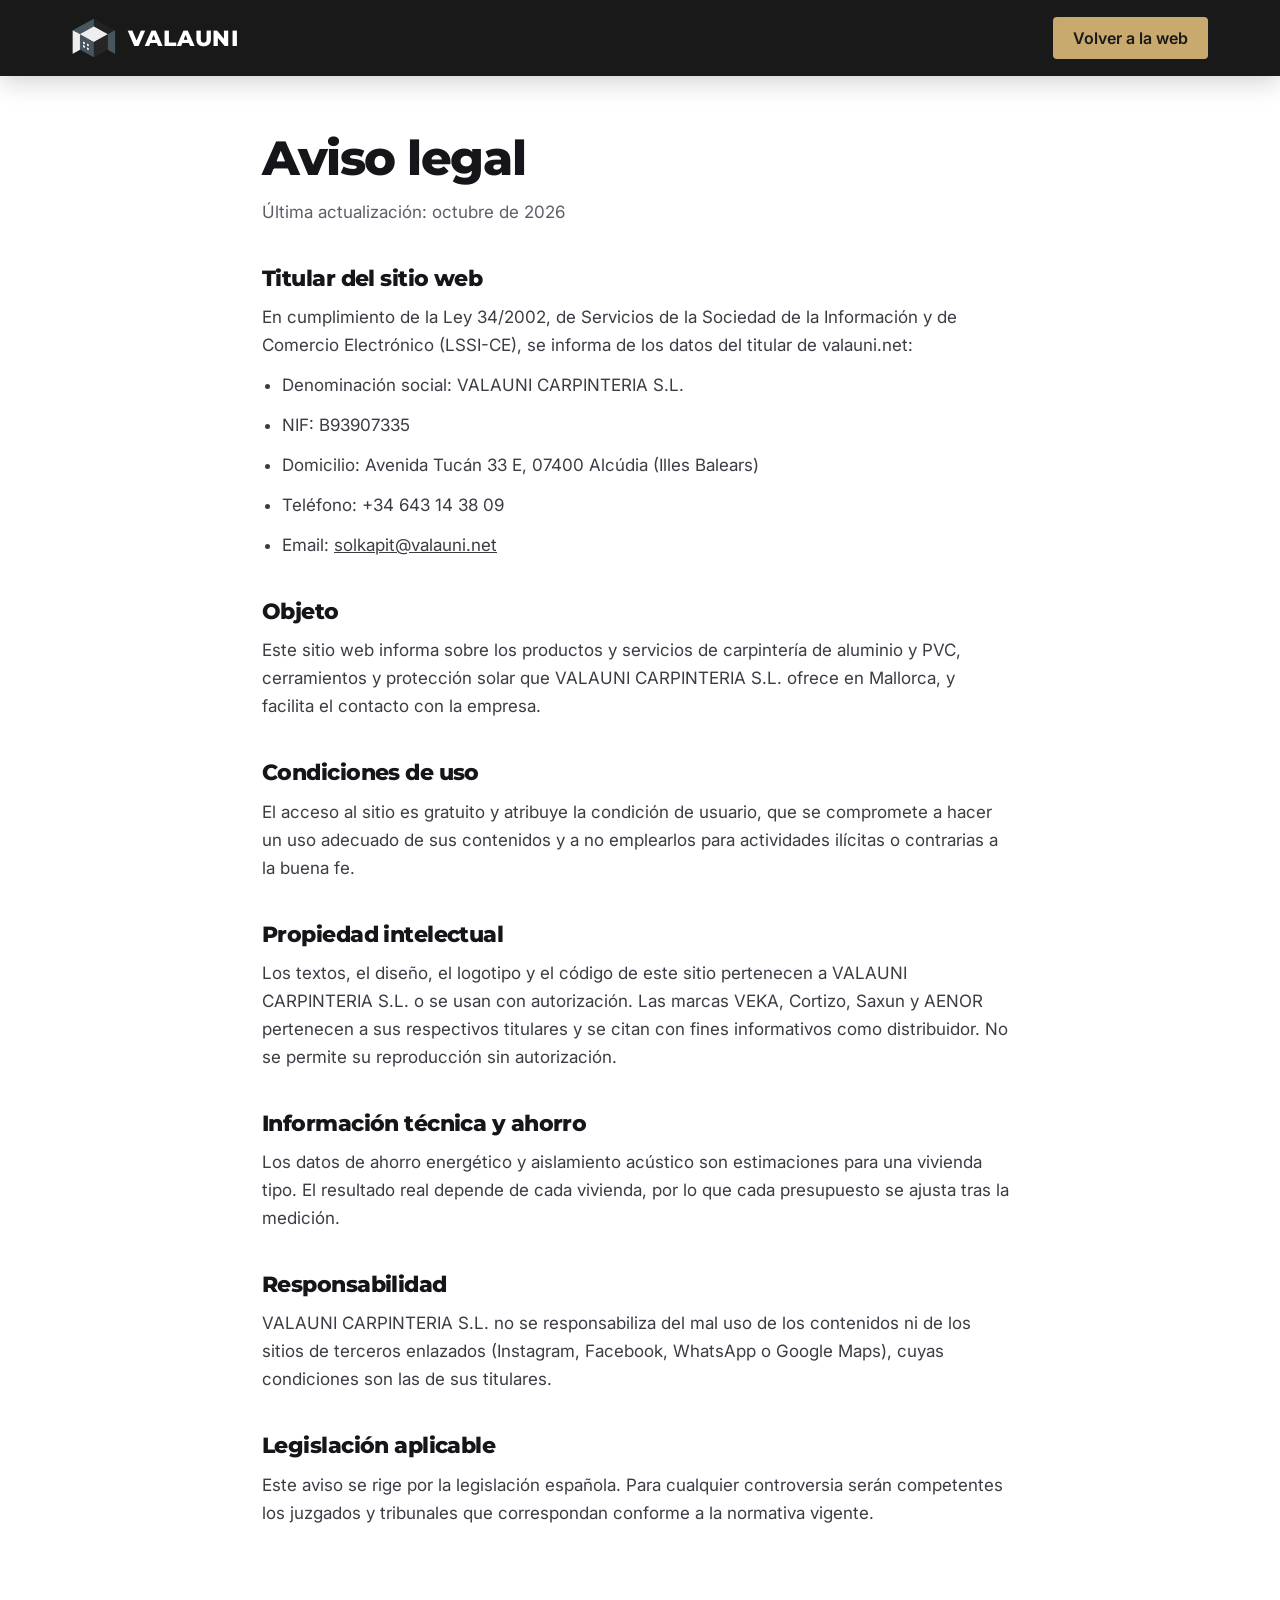
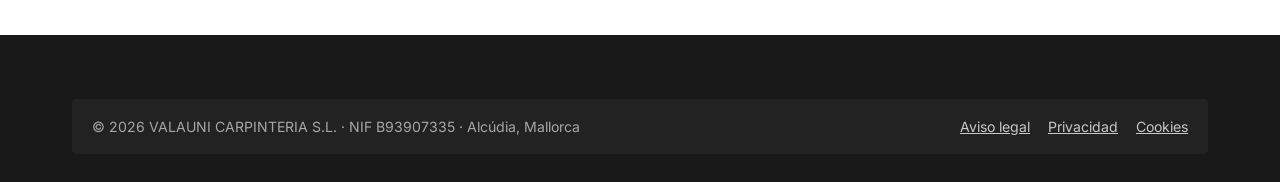
<file: aviso-legal.html>
<!DOCTYPE html>
<html lang="es">
<head>
<meta charset="UTF-8">
<meta name="viewport" content="width=device-width, initial-scale=1.0">
<title>Aviso legal | Valauni</title>
<meta name="robots" content="noindex, follow">
<link rel="icon" type="image/png" href="favicon.png">
<link rel="preconnect" href="https://fonts.googleapis.com">
<link rel="preconnect" href="https://fonts.gstatic.com" crossorigin>
<link href="https://fonts.googleapis.com/css2?family=Montserrat:wght@600;700;800&family=Inter:wght@400;500;600&display=swap" rel="stylesheet">
<link rel="stylesheet" href="styles.css">
</head>
<body>
<header class="nav scrolled">
  <div class="wrap nav-in">
    <a class="brand" href="./" aria-label="Valauni, inicio"><img src="logo-icon.png" alt="" width="44" height="44"><span>VALAUNI</span></a>
    <a href="./" class="btn btn-gold" style="min-height:42px;padding:0 18px">Volver a la web</a>
  </div>
</header>
<main class="doc"><div class="wrap">
<h1>Aviso legal</h1>
<p class="meta">Última actualización: octubre de 2026</p>
<h2>Titular del sitio web</h2>
<p>En cumplimiento de la Ley 34/2002, de Servicios de la Sociedad de la Información y de Comercio Electrónico (LSSI-CE), se informa de los datos del titular de valauni.net:</p>
<ul>
<li>Denominación social: VALAUNI CARPINTERIA S.L.</li>
<li>NIF: B93907335</li>
<li>Domicilio: Avenida Tucán 33 E, 07400 Alcúdia (Illes Balears)</li>
<li>Teléfono: +34 643 14 38 09</li>
<li>Email: <a href="mailto:solkapit@valauni.net">solkapit@valauni.net</a></li>
</ul>
<h2>Objeto</h2>
<p>Este sitio web informa sobre los productos y servicios de carpintería de aluminio y PVC, cerramientos y protección solar que VALAUNI CARPINTERIA S.L. ofrece en Mallorca, y facilita el contacto con la empresa.</p>
<h2>Condiciones de uso</h2>
<p>El acceso al sitio es gratuito y atribuye la condición de usuario, que se compromete a hacer un uso adecuado de sus contenidos y a no emplearlos para actividades ilícitas o contrarias a la buena fe.</p>
<h2>Propiedad intelectual</h2>
<p>Los textos, el diseño, el logotipo y el código de este sitio pertenecen a VALAUNI CARPINTERIA S.L. o se usan con autorización. Las marcas VEKA, Cortizo, Saxun y AENOR pertenecen a sus respectivos titulares y se citan con fines informativos como distribuidor. No se permite su reproducción sin autorización.</p>
<h2>Información técnica y ahorro</h2>
<p>Los datos de ahorro energético y aislamiento acústico son estimaciones para una vivienda tipo. El resultado real depende de cada vivienda, por lo que cada presupuesto se ajusta tras la medición.</p>
<h2>Responsabilidad</h2>
<p>VALAUNI CARPINTERIA S.L. no se responsabiliza del mal uso de los contenidos ni de los sitios de terceros enlazados (Instagram, Facebook, WhatsApp o Google Maps), cuyas condiciones son las de sus titulares.</p>
<h2>Legislación aplicable</h2>
<p>Este aviso se rige por la legislación española. Para cualquier controversia serán competentes los juzgados y tribunales que correspondan conforme a la normativa vigente.</p>
</div></main>
<footer><div class="wrap"><div class="legal">
<span>© 2026 VALAUNI CARPINTERIA S.L. · NIF B93907335 · Alcúdia, Mallorca</span>
<span class="legal-links"><a href="aviso-legal.html">Aviso legal</a><a href="privacidad.html">Privacidad</a><a href="cookies.html">Cookies</a></span>
</div></div></footer>
</body>
</html>
</file>
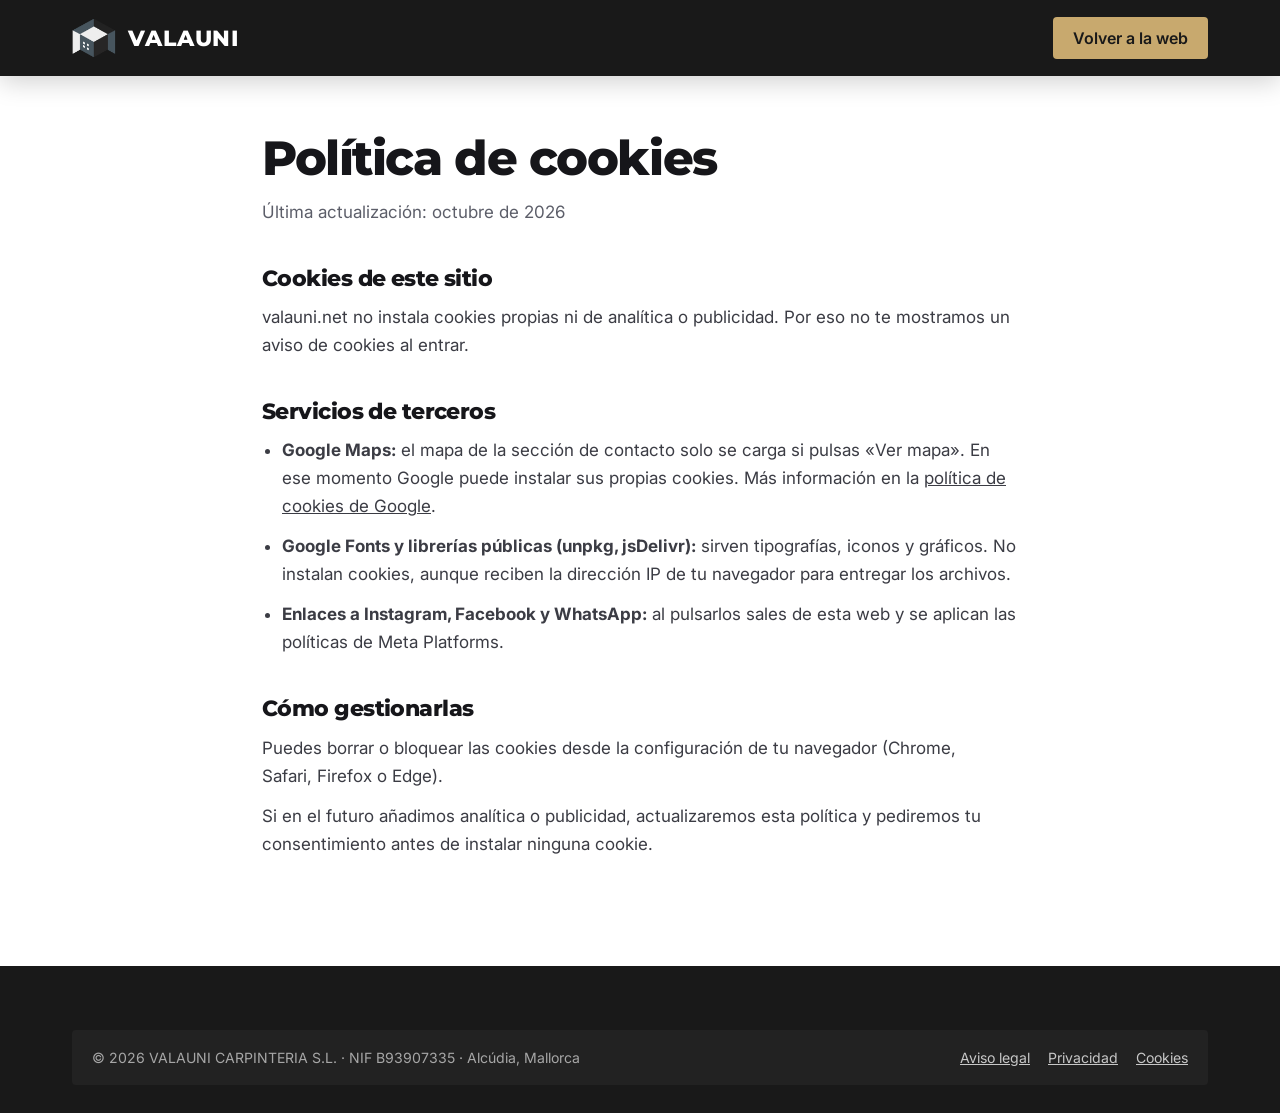
<file: cookies.html>
<!DOCTYPE html>
<html lang="es">
<head>
<meta charset="UTF-8">
<meta name="viewport" content="width=device-width, initial-scale=1.0">
<title>Política de cookies | Valauni</title>
<meta name="robots" content="noindex, follow">
<link rel="icon" type="image/png" href="favicon.png">
<link rel="preconnect" href="https://fonts.googleapis.com">
<link rel="preconnect" href="https://fonts.gstatic.com" crossorigin>
<link href="https://fonts.googleapis.com/css2?family=Montserrat:wght@600;700;800&family=Inter:wght@400;500;600&display=swap" rel="stylesheet">
<link rel="stylesheet" href="styles.css">
</head>
<body>
<header class="nav scrolled">
  <div class="wrap nav-in">
    <a class="brand" href="./" aria-label="Valauni, inicio"><img src="logo-icon.png" alt="" width="44" height="44"><span>VALAUNI</span></a>
    <a href="./" class="btn btn-gold" style="min-height:42px;padding:0 18px">Volver a la web</a>
  </div>
</header>
<main class="doc"><div class="wrap">
<h1>Política de cookies</h1>
<p class="meta">Última actualización: octubre de 2026</p>
<h2>Cookies de este sitio</h2>
<p>valauni.net no instala cookies propias ni de analítica o publicidad. Por eso no te mostramos un aviso de cookies al entrar.</p>
<h2>Servicios de terceros</h2>
<ul>
<li><b>Google Maps:</b> el mapa de la sección de contacto solo se carga si pulsas «Ver mapa». En ese momento Google puede instalar sus propias cookies. Más información en la <a href="https://policies.google.com/technologies/cookies" target="_blank" rel="noopener">política de cookies de Google</a>.</li>
<li><b>Google Fonts y librerías públicas (unpkg, jsDelivr):</b> sirven tipografías, iconos y gráficos. No instalan cookies, aunque reciben la dirección IP de tu navegador para entregar los archivos.</li>
<li><b>Enlaces a Instagram, Facebook y WhatsApp:</b> al pulsarlos sales de esta web y se aplican las políticas de Meta Platforms.</li>
</ul>
<h2>Cómo gestionarlas</h2>
<p>Puedes borrar o bloquear las cookies desde la configuración de tu navegador (Chrome, Safari, Firefox o Edge).</p>
<p>Si en el futuro añadimos analítica o publicidad, actualizaremos esta política y pediremos tu consentimiento antes de instalar ninguna cookie.</p>
</div></main>
<footer><div class="wrap"><div class="legal">
<span>© 2026 VALAUNI CARPINTERIA S.L. · NIF B93907335 · Alcúdia, Mallorca</span>
<span class="legal-links"><a href="aviso-legal.html">Aviso legal</a><a href="privacidad.html">Privacidad</a><a href="cookies.html">Cookies</a></span>
</div></div></footer>
</body>
</html>
</file>
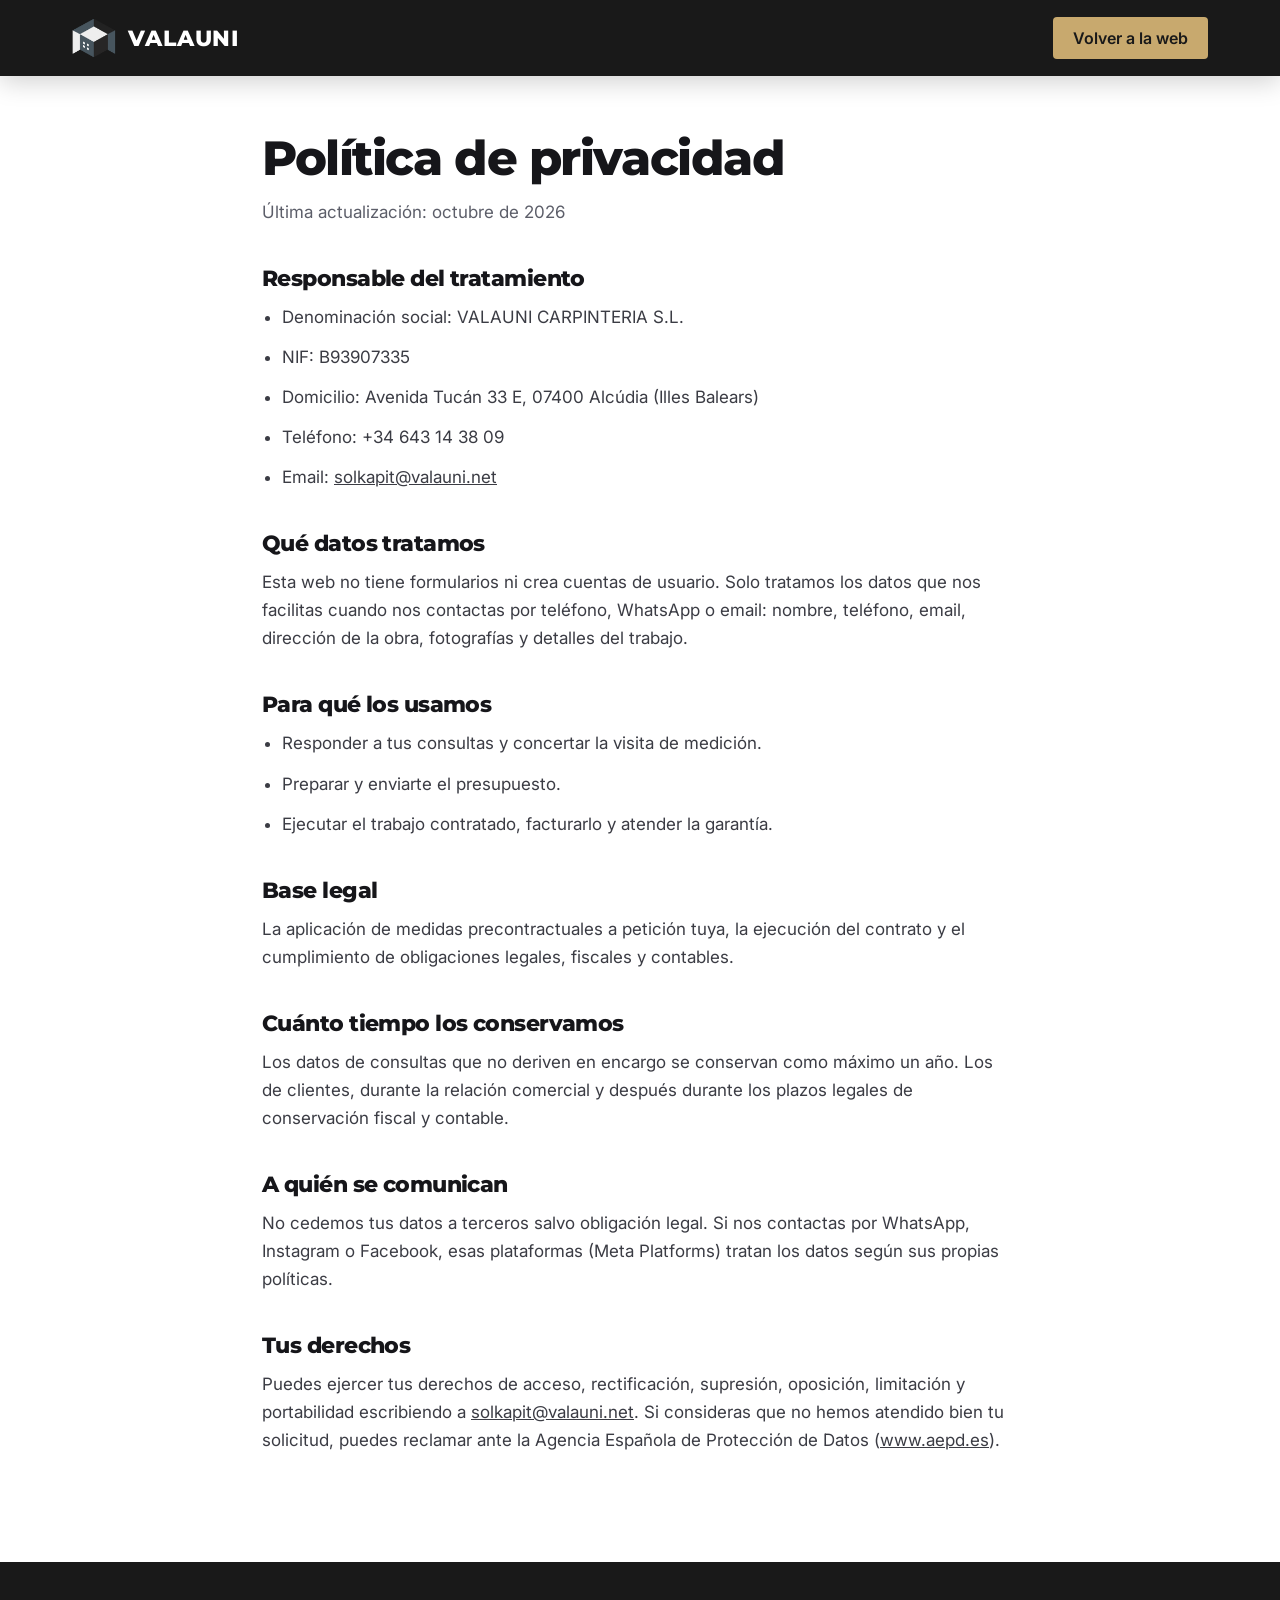
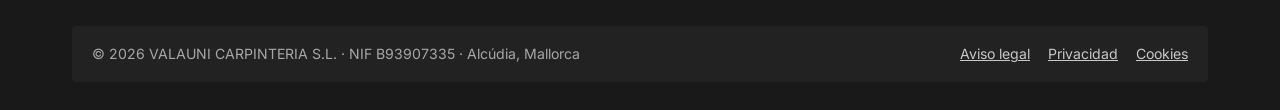
<file: privacidad.html>
<!DOCTYPE html>
<html lang="es">
<head>
<meta charset="UTF-8">
<meta name="viewport" content="width=device-width, initial-scale=1.0">
<title>Política de privacidad | Valauni</title>
<meta name="robots" content="noindex, follow">
<link rel="icon" type="image/png" href="favicon.png">
<link rel="preconnect" href="https://fonts.googleapis.com">
<link rel="preconnect" href="https://fonts.gstatic.com" crossorigin>
<link href="https://fonts.googleapis.com/css2?family=Montserrat:wght@600;700;800&family=Inter:wght@400;500;600&display=swap" rel="stylesheet">
<link rel="stylesheet" href="styles.css">
</head>
<body>
<header class="nav scrolled">
  <div class="wrap nav-in">
    <a class="brand" href="./" aria-label="Valauni, inicio"><img src="logo-icon.png" alt="" width="44" height="44"><span>VALAUNI</span></a>
    <a href="./" class="btn btn-gold" style="min-height:42px;padding:0 18px">Volver a la web</a>
  </div>
</header>
<main class="doc"><div class="wrap">
<h1>Política de privacidad</h1>
<p class="meta">Última actualización: octubre de 2026</p>
<h2>Responsable del tratamiento</h2>
<ul>
<li>Denominación social: VALAUNI CARPINTERIA S.L.</li>
<li>NIF: B93907335</li>
<li>Domicilio: Avenida Tucán 33 E, 07400 Alcúdia (Illes Balears)</li>
<li>Teléfono: +34 643 14 38 09</li>
<li>Email: <a href="mailto:solkapit@valauni.net">solkapit@valauni.net</a></li>
</ul>
<h2>Qué datos tratamos</h2>
<p>Esta web no tiene formularios ni crea cuentas de usuario. Solo tratamos los datos que nos facilitas cuando nos contactas por teléfono, WhatsApp o email: nombre, teléfono, email, dirección de la obra, fotografías y detalles del trabajo.</p>
<h2>Para qué los usamos</h2>
<ul>
<li>Responder a tus consultas y concertar la visita de medición.</li>
<li>Preparar y enviarte el presupuesto.</li>
<li>Ejecutar el trabajo contratado, facturarlo y atender la garantía.</li>
</ul>
<h2>Base legal</h2>
<p>La aplicación de medidas precontractuales a petición tuya, la ejecución del contrato y el cumplimiento de obligaciones legales, fiscales y contables.</p>
<h2>Cuánto tiempo los conservamos</h2>
<p>Los datos de consultas que no deriven en encargo se conservan como máximo un año. Los de clientes, durante la relación comercial y después durante los plazos legales de conservación fiscal y contable.</p>
<h2>A quién se comunican</h2>
<p>No cedemos tus datos a terceros salvo obligación legal. Si nos contactas por WhatsApp, Instagram o Facebook, esas plataformas (Meta Platforms) tratan los datos según sus propias políticas.</p>
<h2>Tus derechos</h2>
<p>Puedes ejercer tus derechos de acceso, rectificación, supresión, oposición, limitación y portabilidad escribiendo a <a href="mailto:solkapit@valauni.net">solkapit@valauni.net</a>. Si consideras que no hemos atendido bien tu solicitud, puedes reclamar ante la Agencia Española de Protección de Datos (<a href="https://www.aepd.es" target="_blank" rel="noopener">www.aepd.es</a>).</p>
</div></main>
<footer><div class="wrap"><div class="legal">
<span>© 2026 VALAUNI CARPINTERIA S.L. · NIF B93907335 · Alcúdia, Mallorca</span>
<span class="legal-links"><a href="aviso-legal.html">Aviso legal</a><a href="privacidad.html">Privacidad</a><a href="cookies.html">Cookies</a></span>
</div></div></footer>
</body>
</html>
</file>
<file: styles.css>
:root{
  --ink:#191919; --ink-2:#22262B; --slate:#47555F;
  --white:#FFFFFF; --stone:#F5F4F1; --stone-2:#ECEAE5;
  --heading:#16161A; --text:#3B3C44; --muted:#5C5E69;
  --gold:#C8A96E; --gold-ink:#7E6128; --gold-soft:#F3ECDD;
  --bad:#A23A2C; --good:#2F6B3A;
  --radius:4px; --wrap:1200px; --gutter:clamp(20px,4vw,32px);
  --ease-out:cubic-bezier(.23,1,.32,1); --nav-h:76px;
}
*,*::before,*::after{box-sizing:border-box;margin:0;padding:0}
html{scroll-behavior:smooth;scroll-padding-top:calc(var(--nav-h) + 16px);-webkit-text-size-adjust:100%}
body{font:400 17px/1.65 'Inter',system-ui,sans-serif;color:var(--text);background:var(--white);overflow-x:hidden}
img{display:block;max-width:100%;height:auto}
a{color:inherit}
h1,h2,h3,h4{font-family:'Montserrat',sans-serif;color:var(--heading);line-height:1.12;text-wrap:balance}
h2{font-size:clamp(2rem,3.6vw,3rem);font-weight:800;letter-spacing:-.025em}
h3{font-size:1.35rem;font-weight:700;letter-spacing:-.015em}
h4{font-size:1.06rem;font-weight:700}
p{max-width:68ch}
::selection{background:var(--gold);color:var(--ink)}
:focus-visible{outline:2px solid var(--gold);outline-offset:3px;border-radius:2px}
.wrap{max-width:var(--wrap);margin:0 auto;padding:0 var(--gutter)}
.section{padding:clamp(72px,10vw,128px) 0}
.tone{background:var(--stone)}
.lead{font-size:1.125rem;color:var(--muted)}
.ico{width:22px;height:22px;stroke-width:1.75;flex-shrink:0}
.sr-only{position:absolute;width:1px;height:1px;overflow:hidden;clip:rect(0 0 0 0);white-space:nowrap}

/* Section heading: architectural split */
.head{display:grid;grid-template-columns:minmax(0,1.1fr) minmax(0,1fr);gap:24px 64px;align-items:end;margin-bottom:clamp(40px,6vw,64px)}
.head p{font-size:1.125rem;color:var(--muted)}
.tag{display:block;font:600 .95rem/1.4 'Inter',sans-serif;letter-spacing:0;color:var(--gold-ink);margin-bottom:10px}

/* Buttons */
.btn{display:inline-flex;align-items:center;justify-content:center;gap:10px;min-height:52px;padding:0 28px;border-radius:var(--radius);font:600 1rem/1 'Inter',sans-serif;text-decoration:none;border:2px solid transparent;cursor:pointer;transition:transform 160ms var(--ease-out),background-color 200ms ease,color 200ms ease,border-color 200ms ease}
.btn:active{transform:scale(.97)}
.btn .ico{width:20px;height:20px}
.btn-primary{background:var(--ink);color:var(--white)}
.btn-outline{border-color:var(--ink);color:var(--ink);background:transparent}
.btn-gold{background:var(--gold);color:var(--ink)}
.btn-wa{background:#0E7A3A;color:#fff}
.nav-links .btn-gold{color:var(--ink);background:var(--gold)}
.nav-links .btn-gold:hover{color:var(--ink);background:#D6BB86}
.btn-light{border-color:rgba(255,255,255,.5);color:#fff}
@media (hover:hover) and (pointer:fine){
  .btn-primary:hover{background:#3A3A3A}
  .btn-outline:hover{background:var(--ink);color:var(--white)}
  .btn-gold:hover{background:#D6BB86}
  .btn-wa:hover{background:#0B6630}
  .btn-light:hover{border-color:#fff;background:rgba(255,255,255,.08)}
}

/* Nav */
.nav{position:fixed;inset:0 0 auto;z-index:100;background:var(--ink);transition:box-shadow 200ms ease}
.nav.scrolled{box-shadow:0 6px 24px rgba(0,0,0,.18)}
.nav-in{display:flex;align-items:center;justify-content:space-between;height:var(--nav-h)}
.brand{display:flex;align-items:center;gap:12px;text-decoration:none;color:#fff}
.brand img{width:44px;height:44px}
.brand span{font:800 1.4rem/1 'Montserrat',sans-serif;letter-spacing:.04em}
.nav-links{display:flex;align-items:center;gap:30px;list-style:none}
.nav-links>li>a,.nav-links>li>button{color:rgba(255,255,255,.82);text-decoration:none;font:600 .82rem/1 'Inter',sans-serif;letter-spacing:.05em;text-transform:uppercase;background:none;border:0;cursor:pointer;display:inline-flex;align-items:center;gap:6px;padding:10px 0;transition:color 160ms ease}
.nav-links>li>a.active{color:#fff;box-shadow:inset 0 -2px 0 var(--gold)}
@media (hover:hover){.nav-links>li>a:hover,.nav-links>li>button:hover{color:#fff}}
.nav-links .btn{min-height:42px;padding:0 20px;font-size:.82rem;letter-spacing:.05em;text-transform:uppercase}
.dd{position:relative}
.dd .ico{width:16px;height:16px;transition:transform 200ms var(--ease-out)}
.dd[data-open] .ico{transform:rotate(180deg)}
.dd-menu{position:absolute;top:calc(100% + 18px);left:50%;width:520px;margin-left:-260px;display:grid;grid-template-columns:1fr 1fr;gap:2px 8px;padding:14px;background:var(--ink);border-radius:var(--radius);box-shadow:0 18px 40px rgba(0,0,0,.35);list-style:none;opacity:0;visibility:hidden;transform:translateY(-6px) scale(.98);transform-origin:top center;transition:opacity 180ms var(--ease-out),transform 180ms var(--ease-out),visibility 0s 180ms}
.dd[data-open] .dd-menu{opacity:1;visibility:visible;transform:none;transition:opacity 180ms var(--ease-out),transform 180ms var(--ease-out)}
.dd-menu a{display:block;padding:10px 12px;border-radius:3px;color:rgba(255,255,255,.85);text-decoration:none;font-size:.92rem}
@media (hover:hover){.dd-menu a:hover{background:rgba(255,255,255,.08);color:#fff}}
.burger{display:none;width:48px;height:48px;align-items:center;justify-content:center;background:none;border:0;color:#fff;cursor:pointer}
.burger .ico{width:28px;height:28px}

/* Mobile drawer */
.drawer{position:fixed;inset:var(--nav-h) 0 0;z-index:99;background:var(--ink);overflow-y:auto;padding:12px var(--gutter) 120px;opacity:0;visibility:hidden;transform:translateY(-8px);transition:opacity 200ms var(--ease-out),transform 200ms var(--ease-out),visibility 0s 200ms}
.drawer[data-open]{opacity:1;visibility:visible;transform:none;transition:opacity 200ms var(--ease-out),transform 200ms var(--ease-out)}
.drawer a{display:block;color:#fff;text-decoration:none}
.drawer .main a{font:700 1.5rem/1.2 'Montserrat',sans-serif;padding:14px 0}
.drawer h4{color:var(--gold);font:600 .9rem/1 'Inter',sans-serif;margin:24px 0 8px}
.drawer .prods{display:grid;grid-template-columns:1fr 1fr;gap:0 16px}
.drawer .prods a{font-size:1rem;color:rgba(255,255,255,.82);padding:10px 0}

/* Hero */
.hero{padding:calc(var(--nav-h) + clamp(40px,7vw,88px)) 0 clamp(56px,8vw,96px)}
.hero-grid{display:grid;grid-template-columns:minmax(0,1.05fr) minmax(0,1fr);gap:clamp(40px,6vw,80px);align-items:center}
.hero h1{font-size:clamp(2.6rem,5.4vw,4.6rem);font-weight:800;letter-spacing:-.035em;line-height:1.02;margin-bottom:28px}
.hero h1 em{font-style:normal;color:var(--gold-ink)}
.hero .lead{font-size:clamp(1.05rem,1.4vw,1.2rem);margin-bottom:36px}
.ctas{display:flex;flex-wrap:wrap;gap:14px}
.trust{display:flex;align-items:center;gap:10px;margin-top:28px;font-size:.95rem;color:var(--muted)}
.trust .ico{color:var(--gold-ink);width:18px;height:18px}
.hero-media{position:relative}
.hero-media img{width:100%;aspect-ratio:4/5;object-fit:cover;border-radius:var(--radius)}
.stats{display:grid;grid-template-columns:repeat(4,minmax(0,1fr));gap:2px;margin-top:clamp(48px,6vw,72px);background:var(--stone-2);border-radius:var(--radius);overflow:hidden}
.stat{background:var(--stone);padding:22px 20px}
.stat b{display:block;white-space:nowrap;font:800 clamp(1.5rem,2.4vw,2rem)/1.1 'Montserrat',sans-serif;color:var(--heading);letter-spacing:-.02em;font-variant-numeric:tabular-nums}
.stat span{display:block;margin-top:6px;font-size:.92rem;color:var(--muted)}

/* Brands */
.brands{background:var(--ink);color:#fff;padding:36px 0}
.brands .wrap{display:flex;flex-wrap:wrap;align-items:center;justify-content:space-between;gap:20px 40px}
.brands p{color:rgba(255,255,255,.7);font-size:.95rem}
.brands ul{display:flex;flex-wrap:wrap;gap:16px 44px;list-style:none}
.brands li{font:800 1.6rem/1 'Montserrat',sans-serif;letter-spacing:.02em;color:#fff}
.brands li:first-child{color:#8FB4DB}

/* Why */
.why{display:grid;grid-template-columns:repeat(3,minmax(0,1fr));gap:clamp(32px,4vw,56px) clamp(24px,4vw,48px)}
.why .ico{width:30px;height:30px;color:var(--gold-ink);margin-bottom:18px}
.why h3{margin-bottom:10px}
.why p{color:var(--muted)}

/* Split blocks */
.split{display:grid;grid-template-columns:minmax(0,1fr) minmax(0,1fr);gap:clamp(36px,5vw,72px);align-items:start}
.split.center{align-items:center}
.checks{list-style:none;display:grid;gap:12px}
.checks li{display:flex;gap:12px;align-items:flex-start}
.checks .ico{color:var(--gold-ink);width:20px;height:20px;margin-top:3px}
.panel{background:var(--white);border-radius:var(--radius);padding:clamp(24px,3vw,36px)}
.tone .panel{background:var(--white)}
.panel h4,.panel .h-sm{margin-bottom:16px}
.h-sm{font-size:1.06rem}
.gallery{display:grid;grid-template-columns:1fr 1fr;gap:12px}
.gallery img{width:100%;aspect-ratio:4/3;object-fit:cover;border-radius:var(--radius)}
.gallery img:first-child{grid-column:1/-1;aspect-ratio:16/9}

/* Softline */
.models{display:grid;grid-template-columns:repeat(3,minmax(0,1fr));gap:16px;margin-top:clamp(40px,5vw,56px)}
.model{background:var(--white);border-radius:var(--radius);padding:28px;display:flex;flex-direction:column}
.model.featured{background:var(--ink);color:rgba(255,255,255,.85)}
.model.featured h3{color:#fff}
.model .label{font-size:.85rem;font-weight:600;color:var(--gold-ink);margin-bottom:8px}
.model.featured .label{color:var(--gold)}
.model p{font-size:.98rem;margin:10px 0 20px}
.specs{display:grid;grid-template-columns:repeat(3,minmax(0,1fr));gap:8px;margin-top:auto}
.specs div{background:var(--stone);border-radius:3px;padding:10px 12px}
.model.featured .specs div{background:rgba(255,255,255,.07)}
.specs dt{font-size:.78rem;color:var(--muted)}
.model.featured .specs dt{color:rgba(255,255,255,.65)}
.specs dd{font:700 1rem/1.3 'Montserrat',sans-serif;color:var(--heading);font-variant-numeric:tabular-nums}
.model.featured .specs dd{color:#fff}
.note{font-size:.92rem;color:var(--muted);margin-top:16px}

/* Figures */
.figs{display:grid;grid-template-columns:1fr 1fr;gap:16px;margin:28px 0}
.fig{background:var(--stone);border-radius:var(--radius);padding:20px}
.fig span{display:block;font-size:.9rem;color:var(--muted)}
.fig b{display:block;font:800 1.9rem/1.15 'Montserrat',sans-serif;color:var(--heading);letter-spacing:-.02em}
.media img{width:100%;aspect-ratio:5/4;object-fit:cover;border-radius:var(--radius)}

/* Railings */
.rail h3{font-size:1.5rem;margin-bottom:6px}
.rail .sub{color:var(--muted);margin-bottom:24px}
.rows{list-style:none}
.rows li{padding:14px 0}
.rows li+li{margin-top:2px}
.rows h4{margin-bottom:4px}
.rows p{font-size:.96rem;color:var(--muted)}
.pills{display:flex;flex-wrap:wrap;gap:8px;margin-top:20px;list-style:none}
.pills li{background:var(--gold-soft);color:#5C4519;font-size:.88rem;font-weight:500;padding:6px 12px;border-radius:3px}

/* Saxun */
.feature-figs{display:grid;grid-template-columns:1fr 1fr;gap:16px;margin-bottom:clamp(40px,5vw,56px)}
.feature-figs figure{position:relative;border-radius:var(--radius);overflow:hidden;background:var(--ink)}
.feature-figs img{width:100%;aspect-ratio:3/2;object-fit:cover}
.feature-figs figcaption{padding:22px 24px 26px;color:rgba(255,255,255,.82)}
.feature-figs h3{color:#fff;margin-bottom:6px}
.prod-grid{display:grid;grid-template-columns:repeat(3,minmax(0,1fr));gap:2px;background:var(--stone-2);border-radius:var(--radius);overflow:hidden}
.prod{background:var(--white);padding:26px 24px;transition:background-color 200ms ease}
@media (hover:hover){.prod:hover{background:var(--stone)}}
.prod .ico{width:26px;height:26px;color:var(--gold-ink);margin-bottom:14px}
.prod h3{font-size:1.05rem;margin-bottom:6px}
.prod p{font-size:.95rem;color:var(--muted)}

/* Savings */
.compare{display:grid;grid-template-columns:minmax(0,1fr) auto minmax(0,1fr);gap:16px;align-items:stretch;margin-bottom:clamp(40px,5vw,56px)}
.cmp{border-radius:var(--radius);padding:clamp(24px,3vw,36px);background:var(--white)}
.cmp.after{background:var(--ink);color:rgba(255,255,255,.75)}
.cmp h3{font-size:1.05rem;margin-bottom:24px}
.cmp h3 small{display:block;font:600 .85rem/1.4 'Inter',sans-serif;margin-bottom:4px}
.cmp.before h3 small{color:var(--bad)}
.cmp.after h3{color:#fff}
.cmp.after h3 small{color:var(--gold)}
.cmp dl{display:grid;gap:16px}
.cmp dt{font-size:.88rem}
.cmp dd{font:800 1.7rem/1.15 'Montserrat',sans-serif;letter-spacing:-.02em;font-variant-numeric:tabular-nums}
.cmp.before dd{color:var(--bad)}
.cmp.after dd{color:#fff}
.cmp dd small{font-size:.9rem;font-weight:600;color:var(--gold)}
.save{background:var(--gold);color:var(--ink);border-radius:var(--radius);padding:24px 28px;display:flex;flex-direction:column;align-items:center;justify-content:center;text-align:center;min-width:170px}
.save span{font-size:.9rem;font-weight:600}
.save b{font:800 2.8rem/1 'Montserrat',sans-serif;letter-spacing:-.03em;margin:6px 0}
.charts{display:grid;grid-template-columns:minmax(0,1fr);gap:16px}
.chart-card{min-width:0}
.chart-card{background:var(--white);border-radius:var(--radius);padding:clamp(20px,3vw,36px)}
.chart-card h3{font-size:1.15rem;margin-bottom:16px}
.chart{width:100%;height:380px}

/* Acoustic */
.table-wrap{overflow-x:auto;border-radius:var(--radius);background:var(--white)}
table{width:100%;border-collapse:collapse;font-variant-numeric:tabular-nums;min-width:560px}
th{background:var(--ink);color:#fff;font:600 .9rem/1.3 'Inter',sans-serif;text-align:center;padding:16px}
th:first-child,td:first-child{text-align:left}
td{padding:16px;text-align:center;border-bottom:1px solid var(--stone-2)}
tr:last-child td{border-bottom:0}
td.yes{color:var(--good);font-weight:600}
td.no{color:var(--bad)}
.scale{margin-top:clamp(40px,5vw,56px)}
.scale h3{margin-bottom:28px}
.bar{display:grid;grid-template-columns:repeat(5,1fr);gap:2px}
.bar div{padding:14px 12px 12px;color:#fff;font-size:.88rem;font-weight:500}
.bar b{display:block;font:700 1.05rem/1.2 'Montserrat',sans-serif}
.bar div:nth-child(1){background:#D5D9DC;color:var(--heading)}.bar div:nth-child(2){background:#AEB6BC;color:var(--heading)}.bar div:nth-child(3){background:#4E5D68}.bar div:nth-child(4){background:#343F47}.bar div:nth-child(5){background:#1C2227}
.duo{display:grid;grid-template-columns:1fr 1fr;gap:16px;margin-top:16px}
.duo div{border-radius:var(--radius);padding:28px;background:var(--stone)}
.duo div.us{background:var(--ink);color:rgba(255,255,255,.8)}
.duo span{font-size:.95rem}
.duo b{display:block;font:800 3rem/1.05 'Montserrat',sans-serif;letter-spacing:-.03em;color:var(--heading);margin-top:6px}
.duo .us b{color:var(--gold)}

/* Calculator */
.calc{display:grid;grid-template-columns:minmax(0,1fr) minmax(0,1fr);gap:clamp(32px,5vw,72px);align-items:center}
.calc-box{background:var(--white);border-radius:var(--radius);padding:clamp(24px,4vw,44px)}
.calc label{display:block;font-weight:600;color:var(--heading);margin-bottom:18px}
.calc output{display:block;font:800 clamp(2.6rem,5vw,3.6rem)/1 'Montserrat',sans-serif;color:var(--heading);letter-spacing:-.03em;font-variant-numeric:tabular-nums;margin-top:18px}
.calc output small{font-size:1.2rem;font-weight:600;color:var(--muted);margin-left:6px}
input[type=range]{-webkit-appearance:none;appearance:none;width:100%;height:6px;border-radius:3px;background:var(--stone-2);outline-offset:8px}
input[type=range]::-webkit-slider-thumb{-webkit-appearance:none;width:28px;height:28px;border-radius:50%;background:var(--ink);border:4px solid var(--gold);cursor:grab}
input[type=range]::-moz-range-thumb{width:20px;height:20px;border-radius:50%;background:var(--ink);border:4px solid var(--gold);cursor:grab}
.savings{display:grid;grid-template-columns:repeat(3,minmax(0,1fr));gap:2px;margin:28px 0 2px;background:var(--stone-2);border-radius:var(--radius) var(--radius) 0 0;overflow:hidden}
.savings div{background:var(--stone);padding:16px;text-align:center}
.savings span,.payback span{display:block;font-size:.85rem;color:var(--muted)}
.savings b{font:800 1.5rem/1.2 'Montserrat',sans-serif;color:var(--good);font-variant-numeric:tabular-nums}
.payback{background:var(--ink);color:#fff;text-align:center;padding:18px;border-radius:0 0 var(--radius) var(--radius)}
.payback span{color:rgba(255,255,255,.7)}
.payback b{font:800 1.8rem/1.2 'Montserrat',sans-serif;color:var(--gold)}

/* Contact */
.contact{background:var(--ink-2);color:rgba(255,255,255,.85)}
.contact h2{color:#fff;margin-bottom:16px}
.contact .lead{color:rgba(255,255,255,.75);margin-bottom:40px}
.info{list-style:none;display:grid;gap:22px;margin-bottom:36px}
.info li{display:flex;gap:16px;align-items:flex-start}
.info .ico{color:var(--gold);margin-top:4px}
.info span{display:block;font-size:.88rem;color:rgba(255,255,255,.6)}
.info b,.info a{font-size:1.1rem;font-weight:600;color:#fff;text-decoration:none}
.social{display:flex;gap:10px;margin-top:20px}
.social a{width:48px;height:48px;border-radius:50%;display:inline-flex;align-items:center;justify-content:center;background:rgba(255,255,255,.08);color:#fff;transition:background-color 200ms ease}
@media (hover:hover){.social a:hover{background:rgba(255,255,255,.18)}}
.map{border-radius:var(--radius);overflow:hidden;min-height:460px;height:100%;background:#2b3036}
.map iframe{width:100%;height:100%;min-height:460px;border:0;filter:grayscale(1) contrast(1.05)}

/* Footer */
footer{background:var(--ink);color:rgba(255,255,255,.7);padding:64px 0 28px;font-size:.95rem}
.foot{display:grid;grid-template-columns:1.4fr 1fr 1fr;gap:40px;margin-bottom:48px}
.foot .brand span{font-size:1.25rem}
.foot p{margin-top:16px}
.foot h4{color:#fff;margin-bottom:14px}
.foot ul{list-style:none;display:grid;gap:8px}
.foot a{color:rgba(255,255,255,.75);text-decoration:none}
@media (hover:hover){.foot a:hover{color:#fff}}
.foot li{display:flex;gap:10px;align-items:center}
.foot .ico{width:16px;height:16px;color:var(--gold)}
.legal{background:rgba(255,255,255,.04);border-radius:var(--radius);padding:16px 20px;display:flex;flex-wrap:wrap;justify-content:space-between;gap:8px;font-size:.88rem;color:rgba(255,255,255,.6)}

/* Floating contact */
.fab{position:fixed;right:24px;bottom:24px;z-index:90;width:60px;height:60px;border-radius:50%;background:#0E7A3A;color:#fff;display:flex;align-items:center;justify-content:center;box-shadow:0 10px 28px rgba(0,0,0,.25);transition:transform 160ms var(--ease-out)}
.fab:active{transform:scale(.94)}
.fab svg{width:30px;height:30px}
.mbar{display:none}

/* Reveal (content stays visible without JS) */
.js [data-reveal]{opacity:0;transform:translateY(20px);transition:opacity 700ms var(--ease-out),transform 700ms var(--ease-out);transition-delay:var(--d,0ms)}
.js [data-reveal].in{opacity:1;transform:none}

/* Responsive */
@media (max-width:1024px){
  .nav-links{display:none}
  .burger{display:inline-flex}
  .why,.prod-grid{grid-template-columns:repeat(2,minmax(0,1fr))}
  .models{grid-template-columns:1fr}
  .stats{grid-template-columns:repeat(2,minmax(0,1fr))}
}
@media (max-width:820px){
  :root{--nav-h:68px}
  body{font-size:16px;padding-bottom:76px}
  .head,.hero-grid,.split,.compare,.calc,.feature-figs,.duo,.foot{grid-template-columns:1fr}
  .hero-media{order:-1}
  .hero-media img{aspect-ratio:4/3}
  .save{flex-direction:row;gap:12px;padding:18px}
  .save b{font-size:2.2rem;margin:0}
  .chart{height:300px}
  .map,.map iframe{min-height:320px}
  .fab{display:none}
  .mbar{display:grid;grid-template-columns:1fr 1fr;gap:8px;position:fixed;inset:auto 0 0;z-index:95;padding:10px 12px calc(10px + env(safe-area-inset-bottom));background:var(--ink)}
  .mbar .btn{min-height:50px;padding:0 12px}
  .brand img{width:38px;height:38px}
  .brand span{font-size:1.2rem}
}
@media (max-width:560px){
  .why,.prod-grid,.figs,.gallery{grid-template-columns:1fr}
  .gallery img:first-child{grid-column:auto}
  .specs{grid-template-columns:repeat(3,minmax(0,1fr))}
  .ctas .btn{flex:1 1 100%}
  .bar{grid-template-columns:1fr}
  .savings b{font-size:1.25rem}
  .stat b{font-size:1.3rem}
}
@media (prefers-reduced-motion:reduce){
  html{scroll-behavior:auto}
  .js [data-reveal]{transform:none;transition:opacity 300ms ease}
  *,*::before,*::after{transition-duration:0s!important}
  .js [data-reveal]{transition-duration:300ms!important}
}

/* Zona de servicio */
.zone{display:grid;grid-template-columns:minmax(0,1fr) minmax(0,1.1fr);gap:clamp(32px,5vw,72px);align-items:center}
.zone .lead{margin:20px 0 32px}
.zones{list-style:none;display:flex;flex-wrap:wrap;gap:8px}
.zones li{background:var(--white);color:var(--heading);font-weight:500;padding:10px 16px;border-radius:3px}
.zones li:first-child{background:var(--ink);color:#fff}
.zones li.all{background:transparent;color:var(--muted);padding-left:4px}

/* Instagram */
.ig-in{display:grid;grid-template-columns:minmax(0,1.1fr) minmax(0,1fr);gap:clamp(32px,5vw,72px);align-items:center}
.ig .lead{margin-top:20px}
.ig-card{display:flex;flex-direction:column;gap:14px;padding:clamp(28px,4vw,48px);border-radius:var(--radius);background:var(--ink);color:#fff;text-decoration:none;transition:transform 200ms var(--ease-out),background-color 200ms ease}
.ig-card:active{transform:scale(.98)}
@media (hover:hover){.ig-card:hover{background:#2A2A2A}}
.ig-logo{width:44px;height:44px;color:var(--gold)}
.ig-card b{font:800 clamp(1.8rem,3.4vw,2.6rem)/1.1 'Montserrat',sans-serif;letter-spacing:-.02em}
.ig-card span{display:inline-flex;align-items:center;gap:8px;color:rgba(255,255,255,.8);font-weight:500}

/* Map placeholder */
.map{display:flex}
.map-ph{flex:1;display:flex;flex-direction:column;align-items:center;justify-content:center;gap:14px;text-align:center;padding:32px;color:rgba(255,255,255,.8)}
.map-ph>.ico{width:36px;height:36px;color:var(--gold)}
.map-ph small{max-width:34ch;color:rgba(255,255,255,.6);font-size:.85rem}
.map-ph a{color:var(--gold)}
.legal-links{display:flex;gap:18px}
.legal a{color:rgba(255,255,255,.75)}

/* Documentos legales y páginas internas */
.doc{padding:calc(var(--nav-h) + 56px) 0 96px}
.doc .wrap{max-width:820px}
.doc h1{font-size:clamp(2.2rem,4vw,3rem);font-weight:800;letter-spacing:-.03em;margin-bottom:12px}
.doc h2{font-size:1.4rem;margin:40px 0 12px}
.doc p,.doc li{margin-bottom:12px}
.doc ul{padding-left:20px}
.doc .meta{color:var(--muted);margin-bottom:32px}
.nav-simple .nav-in{justify-content:space-between}
@media (max-width:820px){.zone,.ig-in{grid-template-columns:1fr}}
</file>
